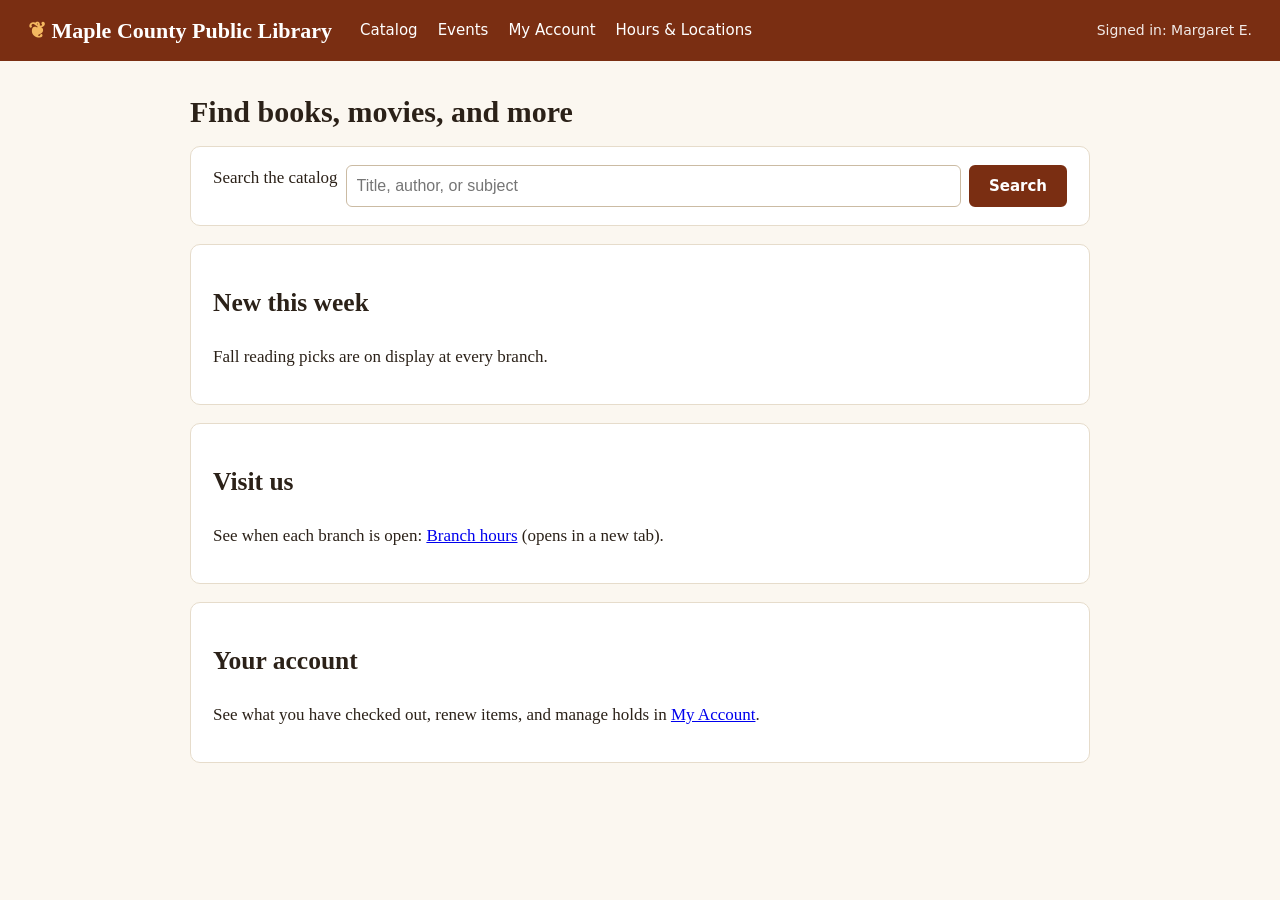
<file: demo_sites/library/index.html>
<!doctype html>
<html lang="en"><head><meta charset="utf-8"><meta name="viewport" content="width=device-width, initial-scale=1">
<meta property="og:site_name" content="Maple County Public Library">
<link rel="stylesheet" href="style.css">
<title>Catalog - Maple County Public Library</title></head>
<body><header></header>
<main>
  <h1>Find books, movies, and more</h1>
  <form class="box search" onsubmit="event.preventDefault(); alert('Catalog search is not part of this demo.')">
    <label for="q" class="sr">Search the catalog</label>
    <input id="q" type="search" placeholder="Title, author, or subject">
    <button class="primary">Search</button>
  </form>
  <div class="box"><h2>New this week</h2><p>Fall reading picks are on display at every branch.</p></div>
  <div class="box"><h2>Visit us</h2><p>See when each branch is open: <a href="hours.html" target="_blank" rel="noopener">Branch hours</a> (opens in a new tab).</p></div>
  <div class="box"><h2>Your account</h2><p>See what you have checked out, renew items, and manage holds in <a href="account.html">My Account</a>.</p></div>
</main>
<script src="library.js"></script></body></html>
</file>
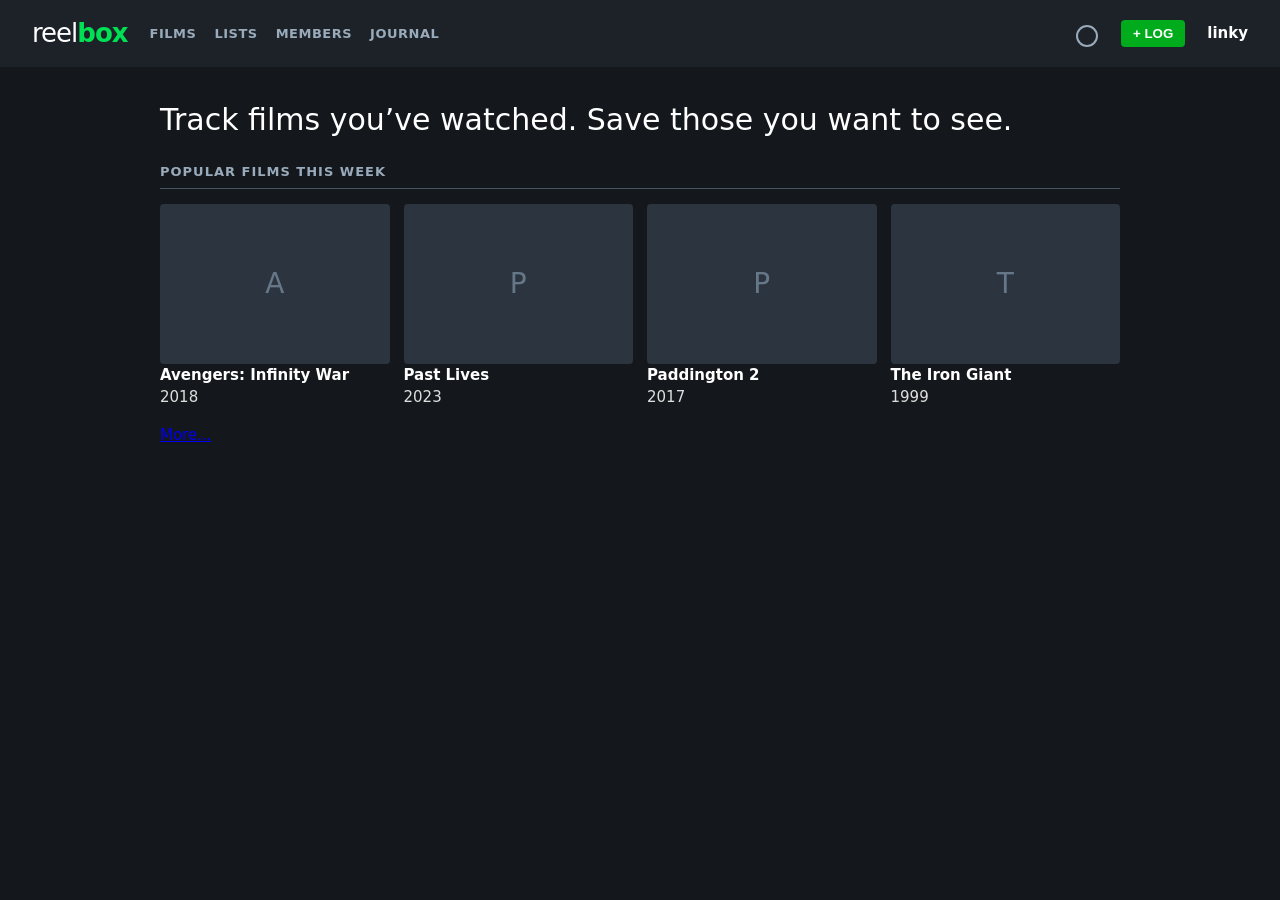
<file: demo_sites/reelbox/index.html>
<!doctype html>
<html lang="en"><head><meta charset="utf-8"><meta name="viewport" content="width=device-width, initial-scale=1">
<link rel="stylesheet" href="reelbox.css">
<title>Reelbox • Social film discovery</title></head>
<body><header></header>
<main><h1>Track films you’ve watched. Save those you want to see.</h1>
<section><h2>Popular films this week</h2><ul class="grid" id="popular"></ul><a href="#" id="more">More...</a></section></main>
<script src="reelbox.js"></script><script>renderHome()</script></body></html>
</file>
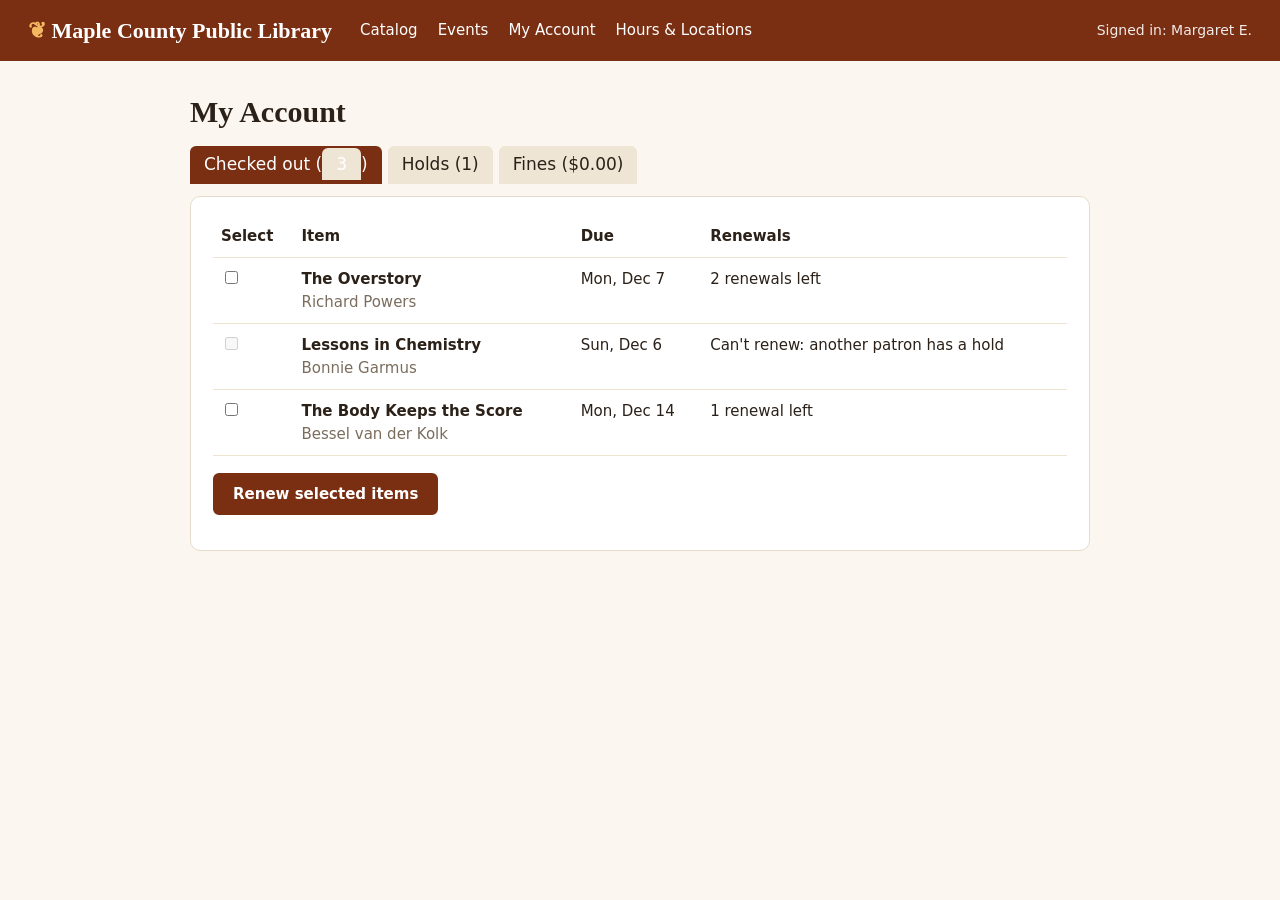
<file: demo_sites/library/account.html>
<!doctype html>
<html lang="en"><head><meta charset="utf-8"><meta name="viewport" content="width=device-width, initial-scale=1">
<meta property="og:site_name" content="Maple County Public Library">
<link rel="stylesheet" href="style.css">
<title>My Account - Maple County Public Library</title></head>
<body><header></header>
<main>
  <h1>My Account</h1>
  <div class="tabs"><span class="on">Checked out (<span id="count">0</span>)</span><span>Holds (1)</span><span>Fines ($0.00)</span></div>
  <div class="box">
    <table><thead><tr><th>Select</th><th>Item</th><th>Due</th><th>Renewals</th></tr></thead><tbody id="loans"></tbody></table>
    <p class="error" id="renew-error" role="alert" hidden></p>
    <p><button class="primary" id="renew-selected" type="button">Renew selected items</button></p>
  </div>
</main>
<script src="library.js"></script><script>renderAccount()</script></body></html>
</file>
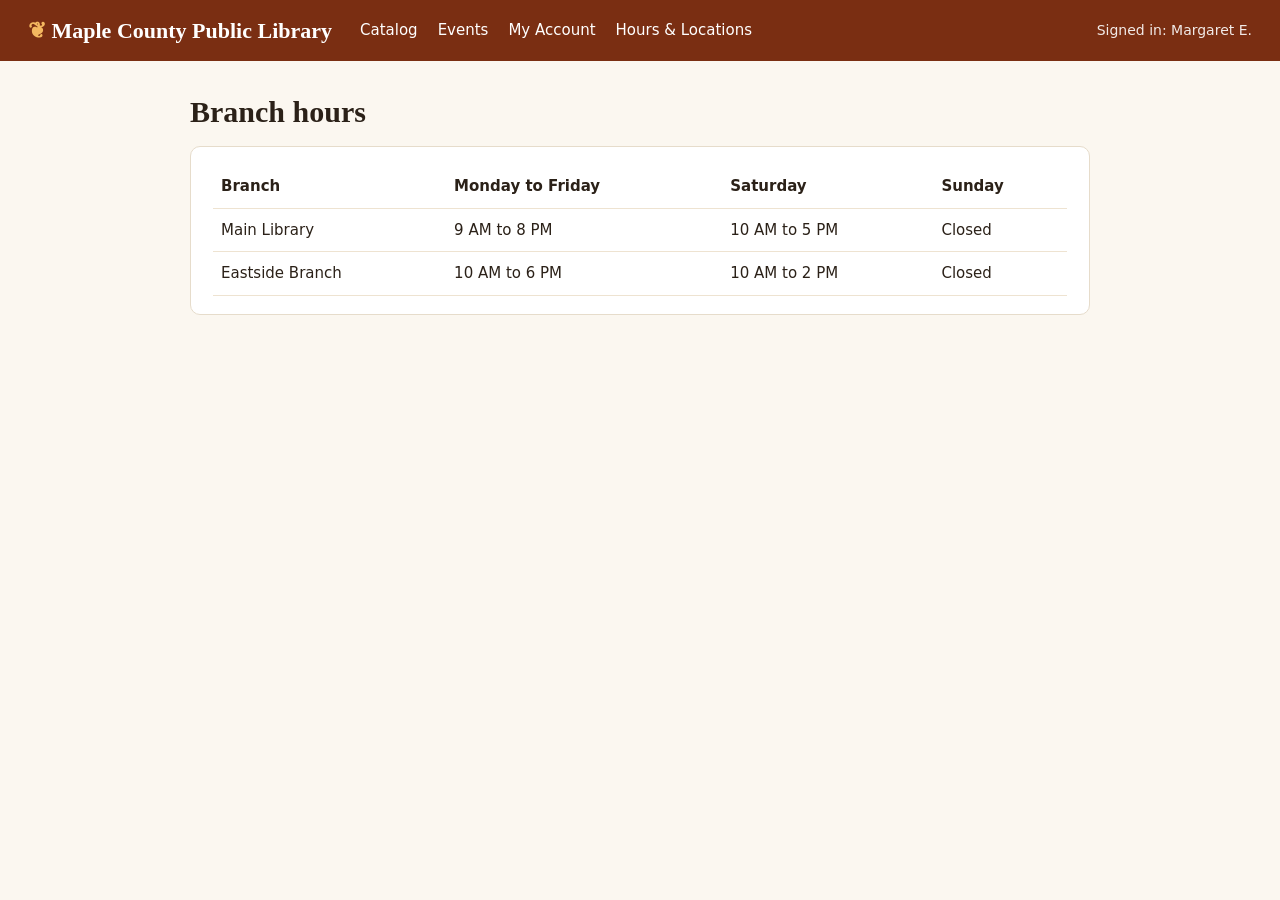
<file: demo_sites/library/hours.html>
<!doctype html>
<html lang="en"><head><meta charset="utf-8"><meta name="viewport" content="width=device-width, initial-scale=1">
<meta property="og:site_name" content="Maple County Public Library">
<link rel="stylesheet" href="style.css">
<title>Branch hours - Maple County Public Library</title></head>
<body><header></header>
<main>
  <h1>Branch hours</h1>
  <div class="box">
    <table><thead><tr><th>Branch</th><th>Monday to Friday</th><th>Saturday</th><th>Sunday</th></tr></thead><tbody>
      <tr><td>Main Library</td><td>9 AM to 8 PM</td><td>10 AM to 5 PM</td><td>Closed</td></tr>
      <tr><td>Eastside Branch</td><td>10 AM to 6 PM</td><td>10 AM to 2 PM</td><td>Closed</td></tr>
    </tbody></table>
  </div>
</main>
<script src="library.js"></script></body></html>
</file>
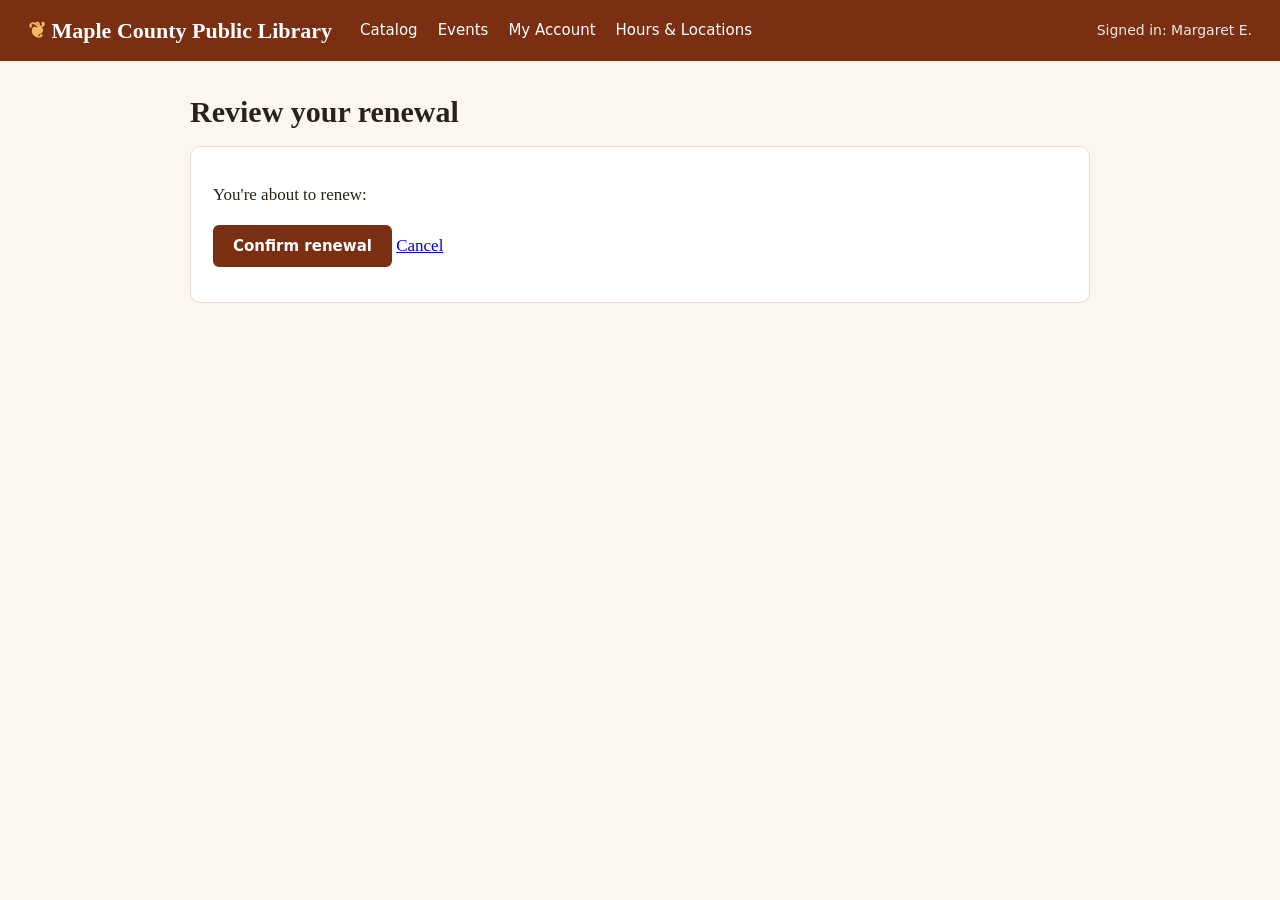
<file: demo_sites/library/renew.html>
<!doctype html>
<html lang="en"><head><meta charset="utf-8"><meta name="viewport" content="width=device-width, initial-scale=1">
<meta property="og:site_name" content="Maple County Public Library">
<link rel="stylesheet" href="style.css">
<title>Review renewal - Maple County Public Library</title></head>
<body><header></header>
<main>
  <h1>Review your renewal</h1>
  <div class="box"><p>You're about to renew:</p><ul id="review"></ul>
    <p><button class="primary" id="confirm-renewal" type="button">Confirm renewal</button>
    <a href="account.html">Cancel</a></p></div>
</main>
<script src="library.js"></script><script>renderReview()</script></body></html>
</file>
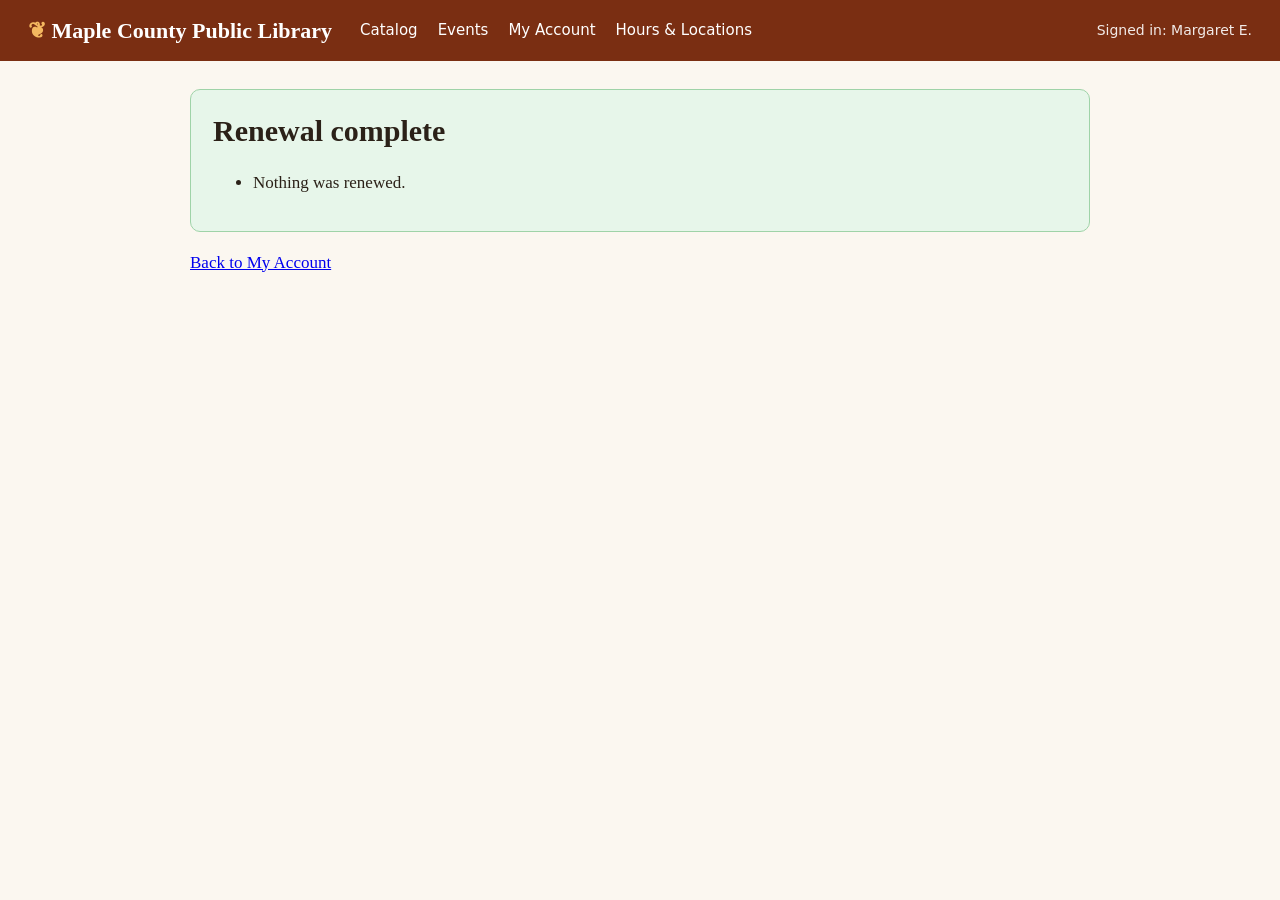
<file: demo_sites/library/renewed.html>
<!doctype html>
<html lang="en"><head><meta charset="utf-8"><meta name="viewport" content="width=device-width, initial-scale=1">
<meta property="og:site_name" content="Maple County Public Library">
<link rel="stylesheet" href="style.css">
<title>Renewal complete - Maple County Public Library</title></head>
<body><header></header>
<main>
  <div class="box ok"><h1>Renewal complete</h1><ul id="done"></ul></div>
  <p><a href="account.html">Back to My Account</a></p>
</main>
<script src="library.js"></script><script>renderDone()</script></body></html>
</file>
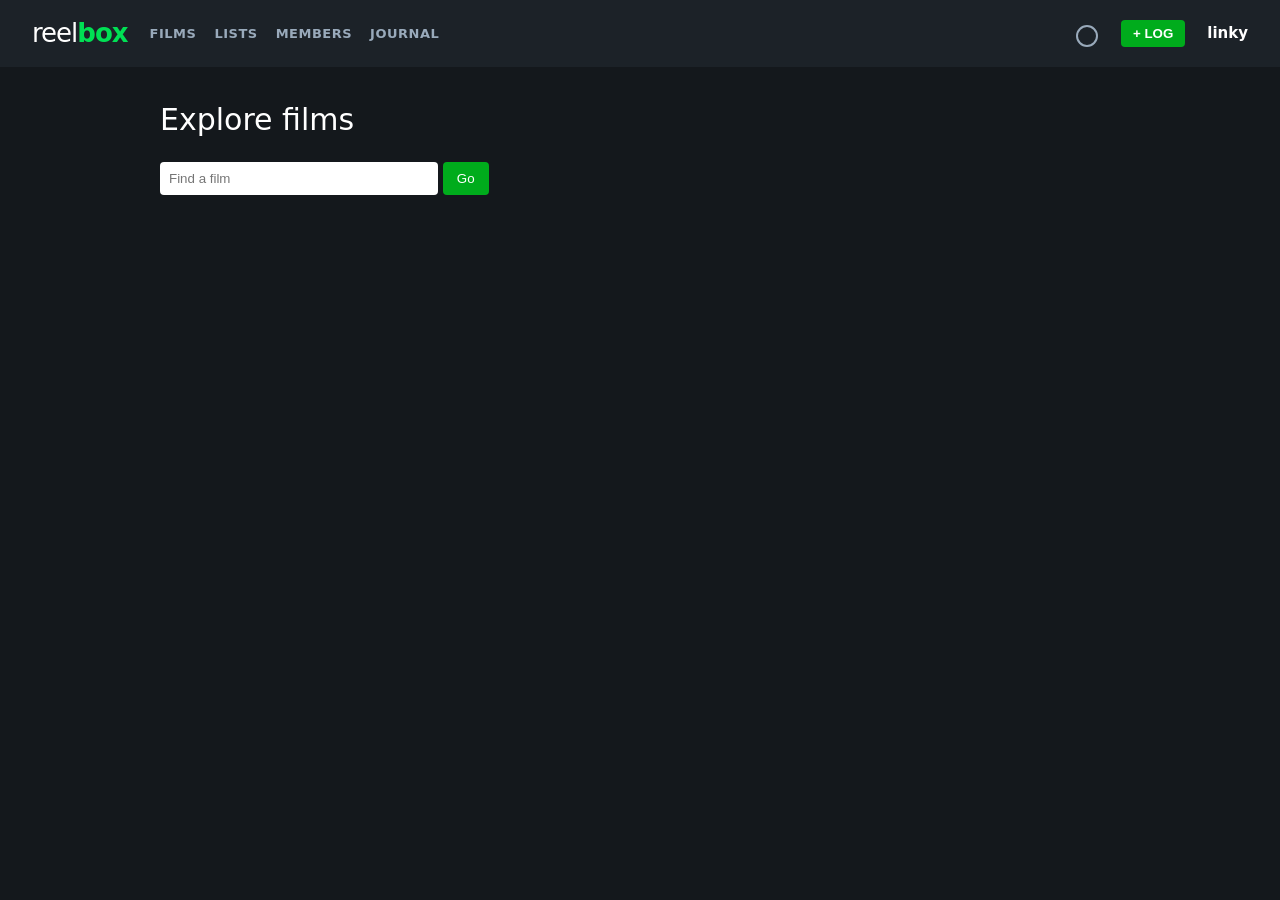
<file: demo_sites/reelbox/explore.html>
<!doctype html>
<html lang="en"><head><meta charset="utf-8"><meta name="viewport" content="width=device-width, initial-scale=1">
<link rel="stylesheet" href="reelbox.css">
<title>Explore • Reelbox</title></head>
<body><header></header>
<main class="explore"><h1>Explore films</h1>
<p><input id="explore-q" placeholder="Find a film" aria-label="Find a film"> <button id="explore-go" type="button">Go</button></p>
<div id="explore-results"></div></main>
<script src="reelbox.js"></script><script>renderExplore()</script></body></html>
</file>
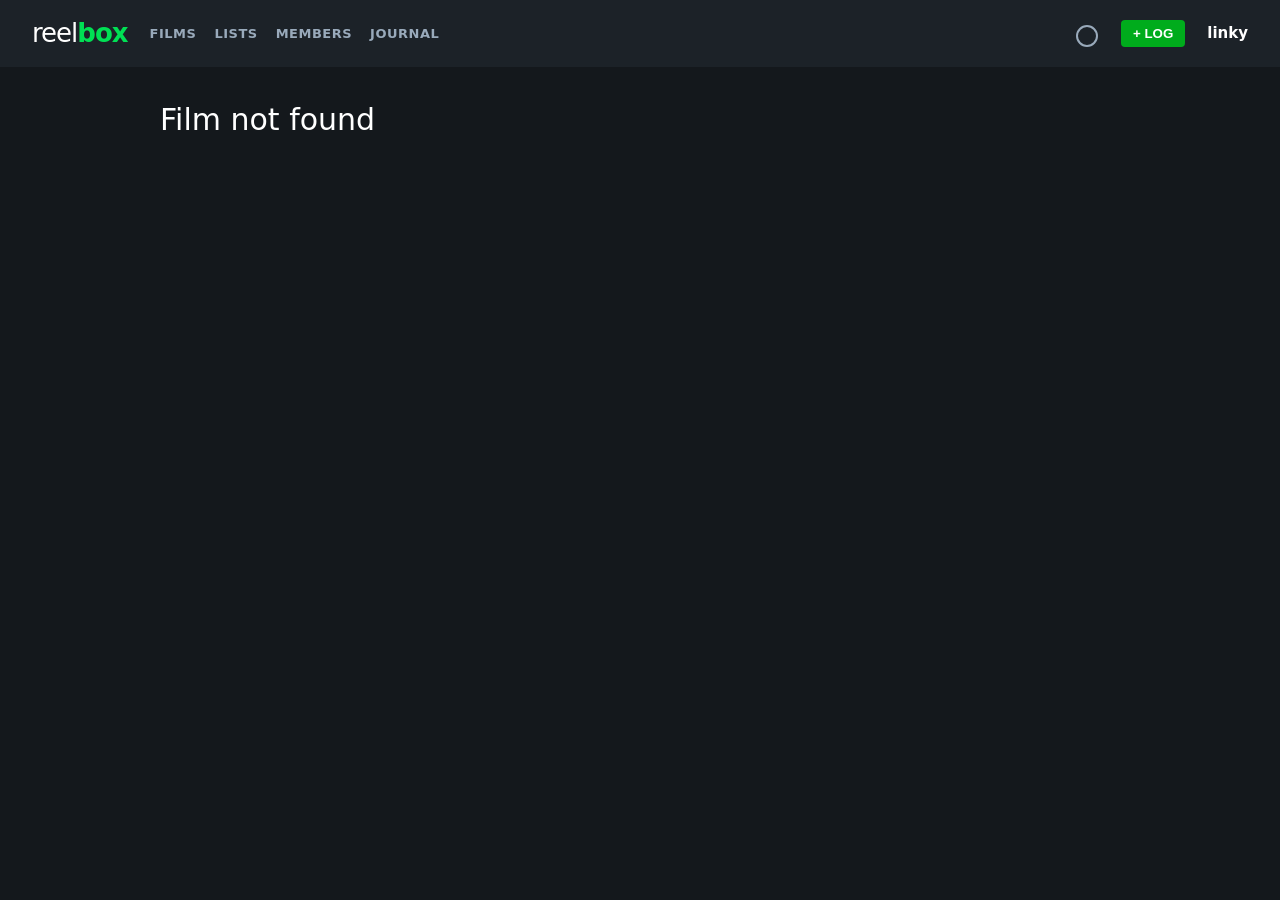
<file: demo_sites/reelbox/film.html>
<!doctype html>
<html lang="en"><head><meta charset="utf-8"><meta name="viewport" content="width=device-width, initial-scale=1">
<link rel="stylesheet" href="reelbox.css">
<title>Film • Reelbox</title></head>
<body><header></header>
<main id="film"><h1>Film not found</h1></main>
<script src="reelbox.js"></script><script>renderFilm()</script></body></html>
</file>
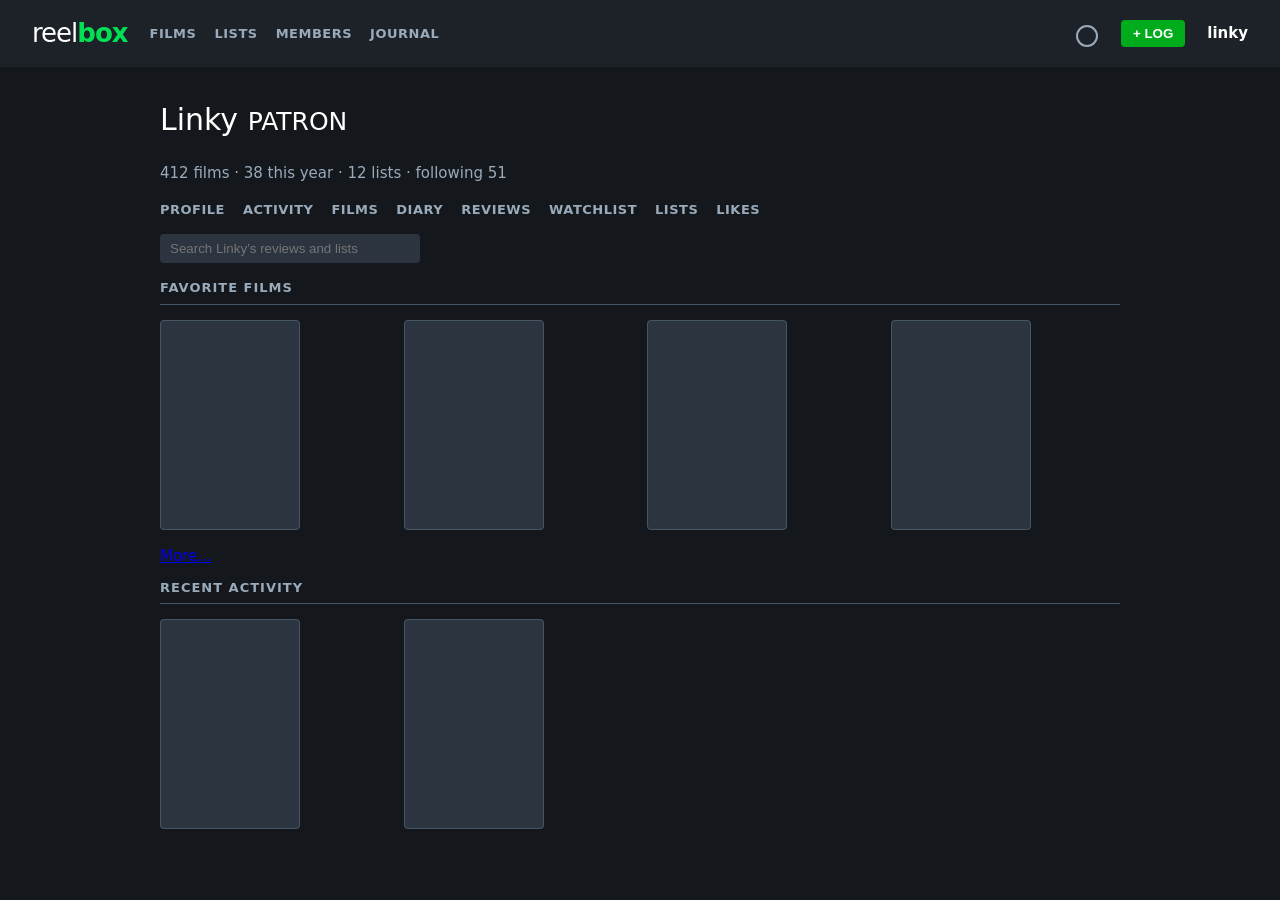
<file: demo_sites/reelbox/profile.html>
<!doctype html>
<html lang="en"><head><meta charset="utf-8"><meta name="viewport" content="width=device-width, initial-scale=1">
<link rel="stylesheet" href="reelbox.css">
<title>Linky’s profile • Reelbox</title></head>
<body><header></header>
<main><h1>Linky <small>PATRON</small></h1>
<p>412 films · 38 this year · 12 lists · following 51</p>
<nav aria-label="Profile"><a href="#">Profile</a> <a href="#">Activity</a> <a href="#">Films</a> <a href="#">Diary</a>
  <a href="#">Reviews</a> <a href="#">Watchlist</a> <a href="#">Lists</a> <a href="#">Likes</a></nav>
<p><input type="search" id="profile-search" class="profile-search" placeholder="Search Linky’s reviews and lists"
  aria-label="Search Linky’s reviews and lists"></p>
<p id="profile-results"></p>
<section><h2>Favorite films</h2><ul class="grid" id="favorites"></ul><a href="#" id="more" onclick="return false">More...</a></section>
<section><h2>Recent activity</h2><ul class="grid" id="recent"></ul></section></main>
<script src="reelbox.js"></script><script>
renderProfile();
document.getElementById("favorites").innerHTML = FILMS.filter((f) => ["the-iron-giant", "paddington-2", "past-lives", "the-ritual"].includes(f.id)).map(posterLink).join("");
document.getElementById("recent").innerHTML = FILMS.filter((f) => ["endgame", "infinity-war"].includes(f.id)).map(posterLink).join("");
</script></body></html>
</file>
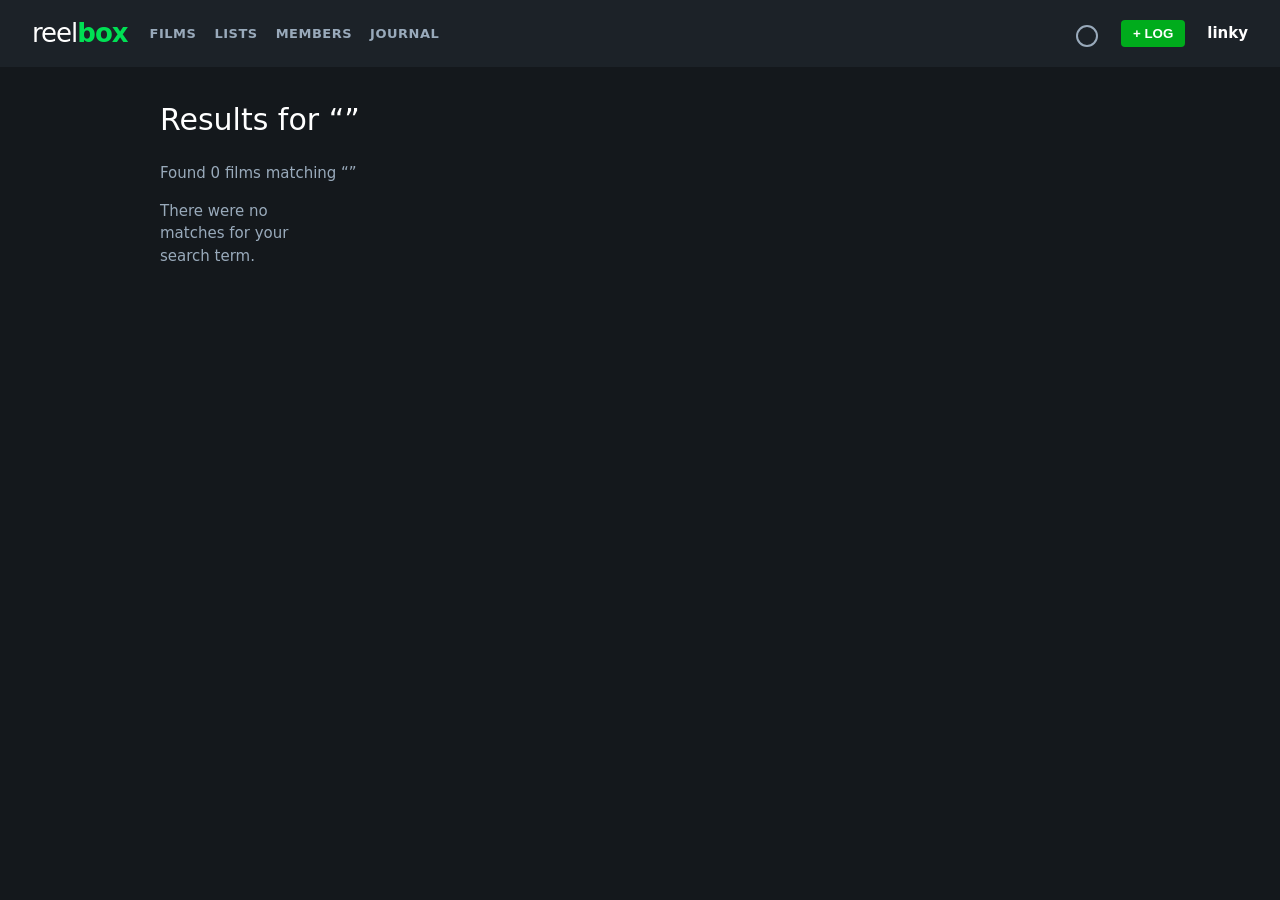
<file: demo_sites/reelbox/search.html>
<!doctype html>
<html lang="en"><head><meta charset="utf-8"><meta name="viewport" content="width=device-width, initial-scale=1">
<link rel="stylesheet" href="reelbox.css">
<title>Search results • Reelbox</title></head>
<body><header></header>
<main><h1>Results for “<span id="query"></span>”</h1><p id="count"></p><ul class="posters" id="results"></ul></main>
<script src="reelbox.js"></script><script>renderSearch()</script></body></html>
</file>
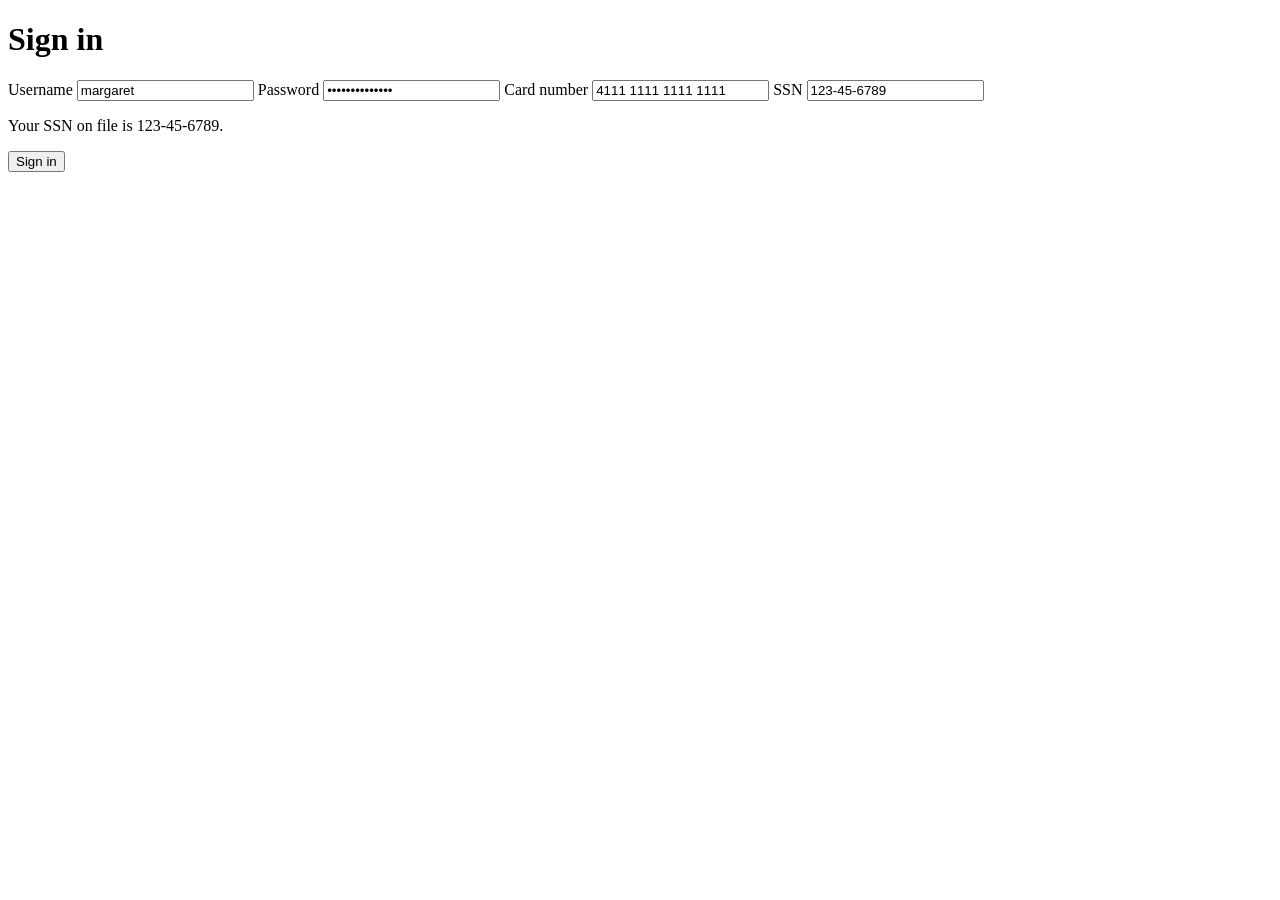
<file: demo_sites/testbench/secrets.html>
<!doctype html>
<html lang="en"><head><meta charset="utf-8"><title>Sign in - Testbench</title></head>
<body>
  <!-- Privacy fixture for scripts/extension_smoke.py: none of these values may leave the browser. -->
  <h1>Sign in</h1>
  <label>Username <input id="u" value="margaret"></label>
  <label>Password <input type="password" value="hunter2-secret"></label>
  <input type="hidden" name="csrf" value="tok_SECRET123">
  <label>Card number <input value="4111 1111 1111 1111"></label>
  <label>SSN <input value="123-45-6789"></label>
  <p>Your SSN on file is 123-45-6789.</p>
  <button>Sign in</button>
</body></html>
</file>
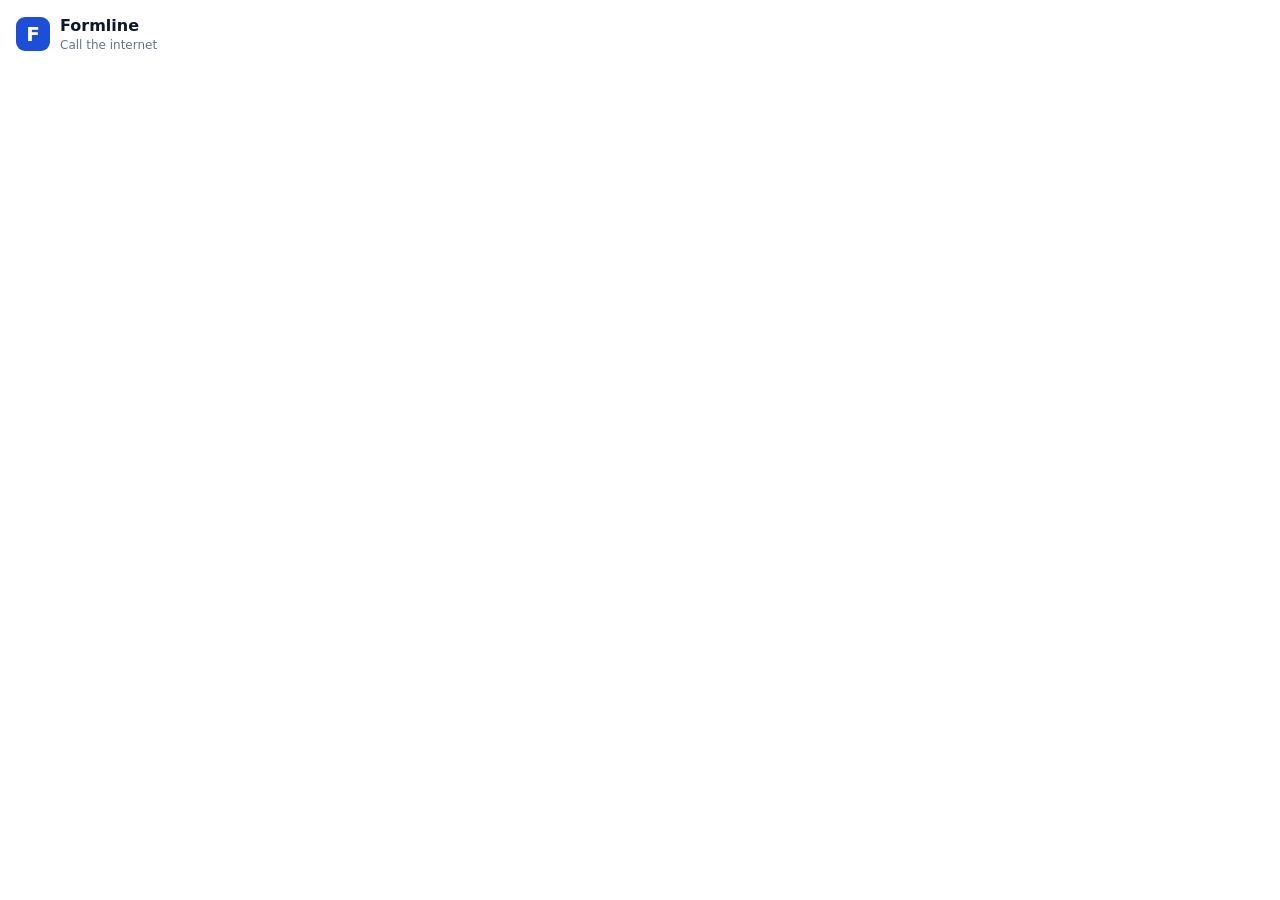
<file: extension/popup/popup.html>
<!doctype html>
<html lang="en">
<head>
  <meta charset="utf-8">
  <title>Formline</title>
  <link rel="stylesheet" href="popup.css">
</head>
<body>
  <header>
    <span class="mark">F</span>
    <div>
      <div class="name">Formline</div>
      <div class="sub">Call the internet</div>
    </div>
  </header>

  <!-- Paired: connection status -->
  <section id="paired" hidden>
    <div class="status" id="status"><span class="dot"></span><span id="status-text">Connecting…</span></div>
    <p class="who">Paired with <b id="who-name"></b><br><span id="who-phone" class="muted"></span></p>
    <p class="page muted" id="page"></p>
    <p class="hint">Call Formline from your phone and say what you want to do on this page.</p>
    <button class="link" id="unpair">Unpair this browser</button>
  </section>

  <!-- Step 1: phone number -->
  <section id="step-phone" hidden>
    <p>Pair this browser with the phone you'll call Formline from. It can be a cell phone or a landline.</p>
    <label for="phone">Phone number</label>
    <input id="phone" type="tel" placeholder="(217) 555-0104" autocomplete="tel">
    <fieldset class="delivery">
      <legend>How should we send your code?</legend>
      <label><input type="radio" name="delivery" value="sms" checked> Text me</label>
      <label><input type="radio" name="delivery" value="call"> Call me (landline)</label>
    </fieldset>
    <button id="send-code">Send code</button>
    <details>
      <summary>Server</summary>
      <input id="server" type="url" placeholder="http://localhost:8000">
    </details>
  </section>

  <!-- Step 2: code (+ name and PIN for a new number) -->
  <section id="step-code" hidden>
    <p id="code-help"></p>
    <label for="code">6-digit code</label>
    <input id="code" inputmode="numeric" maxlength="6" autocomplete="one-time-code">
    <div id="profile-fields" hidden>
      <label for="pname">Your first name</label>
      <input id="pname" autocomplete="given-name">
    </div>
    <div id="pin-fields" hidden>
      <label for="pin">Choose a 4-digit PIN</label>
      <input id="pin" type="password" inputmode="numeric" maxlength="4">
      <p class="muted small">You'll say or key this PIN on each call before Formline uses your browser.</p>
    </div>
    <div id="choose-fields" hidden>
      <label for="choose">Who are you?</label>
      <select id="choose"></select>
    </div>
    <button id="confirm">Pair</button>
    <button class="link" id="restart">Start over</button>
    <p class="muted small" id="dev-code" hidden></p>
  </section>

  <p class="error" id="error" hidden></p>
  <script src="popup.js"></script>
</body>
</html>
</file>
<file: demo_sites/library/style.css>
body { margin: 0; font: 17px/1.5 Georgia, "Times New Roman", serif; color: #2b2118; background: #fbf7f0; }
header { display: flex; align-items: center; gap: 28px; padding: 14px 28px; background: #7a2e12; color: #fff; flex-wrap: wrap; }
header a { color: #fff; text-decoration: none; }
.brand { font-size: 22px; font-weight: bold; }
.leaf { color: #f4b860; }
header nav { display: flex; gap: 20px; font-family: system-ui, sans-serif; font-size: 15px; }
header nav a:hover { text-decoration: underline; }
.patron { margin-left: auto; font-family: system-ui, sans-serif; font-size: 14px; opacity: .9; }
main { max-width: 900px; margin: 28px auto; padding: 0 20px; }
h1 { font-size: 30px; margin: 0 0 12px; }
.box { background: #fff; border: 1px solid #e6dccb; border-radius: 10px; padding: 18px 22px; margin-bottom: 18px; }
.tabs { display: flex; gap: 6px; margin-bottom: 12px; font-family: system-ui, sans-serif; }
.tabs span { padding: 6px 14px; border-radius: 6px 6px 0 0; background: #efe5d4; }
.tabs span.on { background: #7a2e12; color: #fff; }
table { width: 100%; border-collapse: collapse; font-family: system-ui, sans-serif; font-size: 15px; }
th, td { text-align: left; padding: 10px 8px; border-bottom: 1px solid #eee3d1; vertical-align: top; }
.muted { color: #7b6d5d; }
button { font: 600 15px system-ui, sans-serif; padding: 10px 18px; border-radius: 6px; cursor: pointer; border: 2px solid #7a2e12; }
button.primary { background: #7a2e12; color: #fff; }
button.plain { background: #fff; color: #7a2e12; }
button:disabled { opacity: .6; }
.error { color: #b42318; font-family: system-ui, sans-serif; font-weight: 600; }
.ok { background: #e7f6ea; border-color: #9fd3a8; }
.search { display: flex; gap: 8px; }
.search input { flex: 1; padding: 10px; font-size: 16px; border: 1px solid #cbbba3; border-radius: 6px; }
</file>
<file: demo_sites/reelbox/reelbox.css>
body { margin: 0; background: #14181c; color: #9ab; font: 15px/1.5 "Graphik", system-ui, sans-serif; }
header { display: flex; align-items: center; gap: 22px; padding: 14px 32px; background: #1c2228; }
.logo { color: #fff; font-size: 26px; font-weight: 300; text-decoration: none; letter-spacing: -1px; }
.logo b { color: #00e054; font-weight: 800; }
nav { display: flex; gap: 18px; }
nav a { color: #9ab; text-decoration: none; font-weight: 700; text-transform: uppercase; font-size: 13px; letter-spacing: .5px; }
.nav-search { display: flex; align-items: center; gap: 4px; margin-left: auto; position: relative; }
.search-form { position: relative; }
.search-field { width: 0; opacity: 0; visibility: hidden; padding: 7px 0; border: 0; border-radius: 4px; background: #2c3440;
  color: #fff; transition: width .3s ease, opacity .3s ease, padding .3s ease; }
.nav-search.opening .search-field { width: 220px; padding: 7px 10px; }
.nav-search.open .search-field { width: 220px; opacity: 1; visibility: visible; padding: 7px 10px; }
.nav-toggle { display: inline-block; width: 28px; height: 28px; }
.nav-toggle .glyph { display: block; width: 18px; height: 18px; margin: 5px; border: 2px solid #9ab; border-radius: 50%; }
.cast { list-style: none; padding: 0; display: flex; flex-wrap: wrap; gap: 6px; }
.cast a { display: inline-block; background: #2c3440; color: #ddd; padding: 3px 8px; border-radius: 3px; text-decoration: none; font-size: 13px; }
.ac { position: absolute; top: 36px; left: 0; z-index: 5; list-style: none; margin: 0; padding: 4px 0; width: 260px;
  background: #fff; border-radius: 4px; box-shadow: 0 6px 20px rgba(0,0,0,.4); }
.ac a { display: block; padding: 6px 12px; color: #14181c; text-decoration: none; }
.ac a:hover { background: #e8eef4; }
.log-button { background: #00ac1c; color: #fff; border: 0; border-radius: 4px; padding: 6px 12px; font-weight: 700; cursor: pointer; }
#log-dialog { position: fixed; top: 120px; left: 50%; transform: translateX(-50%); width: 420px; background: #2c3440;
  border-radius: 8px; padding: 20px; box-shadow: 0 10px 40px rgba(0,0,0,.6); z-index: 10; }
#log-dialog .log-search { width: 100%; box-sizing: border-box; padding: 9px; border-radius: 4px; border: 0; }
#log-dialog .ac { position: static; width: auto; }
.profile-search { background: #2c3440; border: 0; border-radius: 4px; color: #fff; padding: 7px 10px; width: 260px; }
.explore input { padding: 9px; border-radius: 4px; border: 0; width: 260px; }
.explore button { padding: 9px 14px; border: 0; border-radius: 4px; background: #00ac1c; color: #fff; cursor: pointer; }
.avatar { color: #fff; text-decoration: none; font-weight: 700; }
main { max-width: 960px; margin: 30px auto; padding: 0 20px; }
h1 { color: #fff; font-weight: 400; }
h2 { color: #9ab; text-transform: uppercase; font-size: 13px; letter-spacing: 1px; border-bottom: 1px solid #456; padding-bottom: 6px; }
.grid, .list { list-style: none; padding: 0; display: grid; gap: 14px; }
.grid { grid-template-columns: repeat(4, 1fr); }
.film a { display: flex; flex-direction: column; color: #ddd; text-decoration: none; }
.list .film a { flex-direction: row; gap: 14px; align-items: center; }
.poster { display: grid; place-items: center; width: 70px; height: 105px; background: #2c3440; border-radius: 4px; color: #678; font-size: 28px; }
.grid .poster { width: 100%; height: 160px; }
.t { color: #fff; font-weight: 700; }
.meta { color: #9ab; }
button { cursor: pointer; }
.posters { list-style: none; padding: 0; display: grid; grid-template-columns: repeat(5, 140px); gap: 14px; }
.film-poster { position: relative; width: 140px; height: 210px; }
.film-poster img { display: block; border-radius: 4px; }
.film-poster .frame { position: absolute; inset: 0; border: 1px solid #456; border-radius: 4px; }
.film-poster .frame:hover { border-color: #00e054; }
</file>
<file: extension/popup/popup.css>
:root { --blue: #1d4ed8; --ink: #0f172a; --muted: #64748b; --line: #e2e8f0; }
* { box-sizing: border-box; }
body { width: 320px; margin: 0; padding: 14px 16px 16px; font: 14px/1.45 system-ui, -apple-system, Segoe UI, sans-serif; color: var(--ink); background: #fff; }
header { display: flex; gap: 10px; align-items: center; margin-bottom: 12px; }
.mark { width: 34px; height: 34px; border-radius: 9px; background: var(--blue); color: #fff; font-weight: 800; font-size: 20px; display: grid; place-items: center; }
.name { font-weight: 700; font-size: 16px; }
.sub { color: var(--muted); font-size: 12px; }
p { margin: 0 0 10px; }
label { display: block; font-weight: 600; margin: 8px 0 4px; }
input[type=tel], input[type=url], input:not([type]), input[type=password], select { width: 100%; padding: 8px 10px; border: 1px solid #cbd5e1; border-radius: 8px; font-size: 15px; }
#code { letter-spacing: 6px; font-size: 20px; text-align: center; }
fieldset.delivery { border: 0; padding: 0; margin: 10px 0; }
fieldset.delivery legend { font-weight: 600; margin-bottom: 4px; }
fieldset.delivery label { font-weight: 400; display: flex; gap: 6px; align-items: center; margin: 2px 0; }
button { width: 100%; margin-top: 12px; padding: 10px; border: 0; border-radius: 8px; background: var(--blue); color: #fff; font-weight: 700; font-size: 15px; cursor: pointer; }
button:disabled { opacity: .6; cursor: default; }
button.link { background: none; color: var(--muted); font-weight: 500; font-size: 13px; text-decoration: underline; padding: 4px; margin-top: 6px; }
details { margin-top: 12px; color: var(--muted); font-size: 12px; }
details input { margin-top: 6px; font-size: 13px; }
.status { display: flex; gap: 10px; align-items: center; font-weight: 800; font-size: 20px; letter-spacing: .5px; padding: 12px; border-radius: 10px; background: #f1f5f9; margin-bottom: 12px; }
.status .dot { width: 14px; height: 14px; border-radius: 50%; background: #94a3b8; }
.status.connected { background: #dcfce7; color: #166534; }
.status.connected .dot { background: #16a34a; }
.status.disconnected, .status.unauthorized { background: #fee2e2; color: #991b1b; }
.status.disconnected .dot, .status.unauthorized .dot { background: #dc2626; }
.status.connecting { background: #fef9c3; color: #854d0e; }
.status.connecting .dot { background: #ca8a04; }
.muted { color: var(--muted); }
.small { font-size: 12px; }
.page { font-size: 13px; word-break: break-word; }
.hint { background: #eff6ff; border-radius: 8px; padding: 8px 10px; font-size: 13px; }
.error { color: #b91c1c; font-weight: 600; margin-top: 10px; }
</file>
